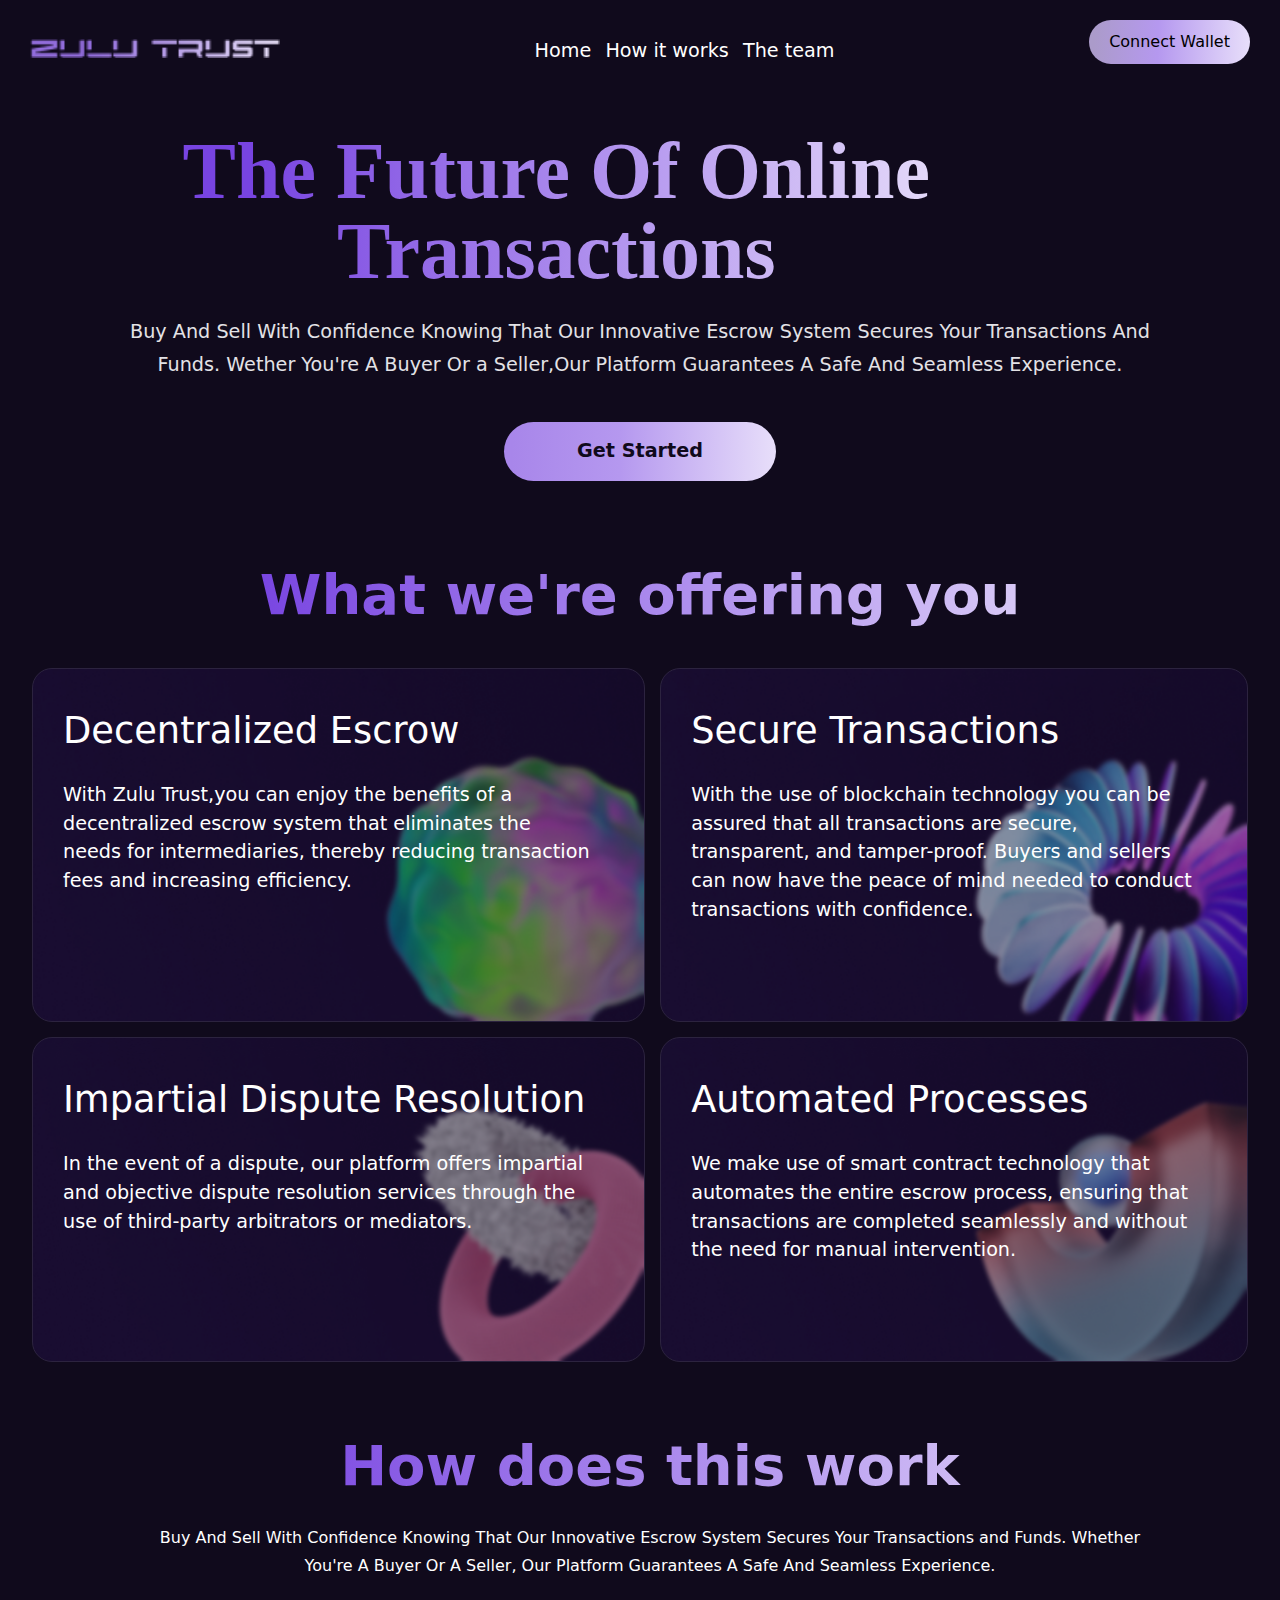
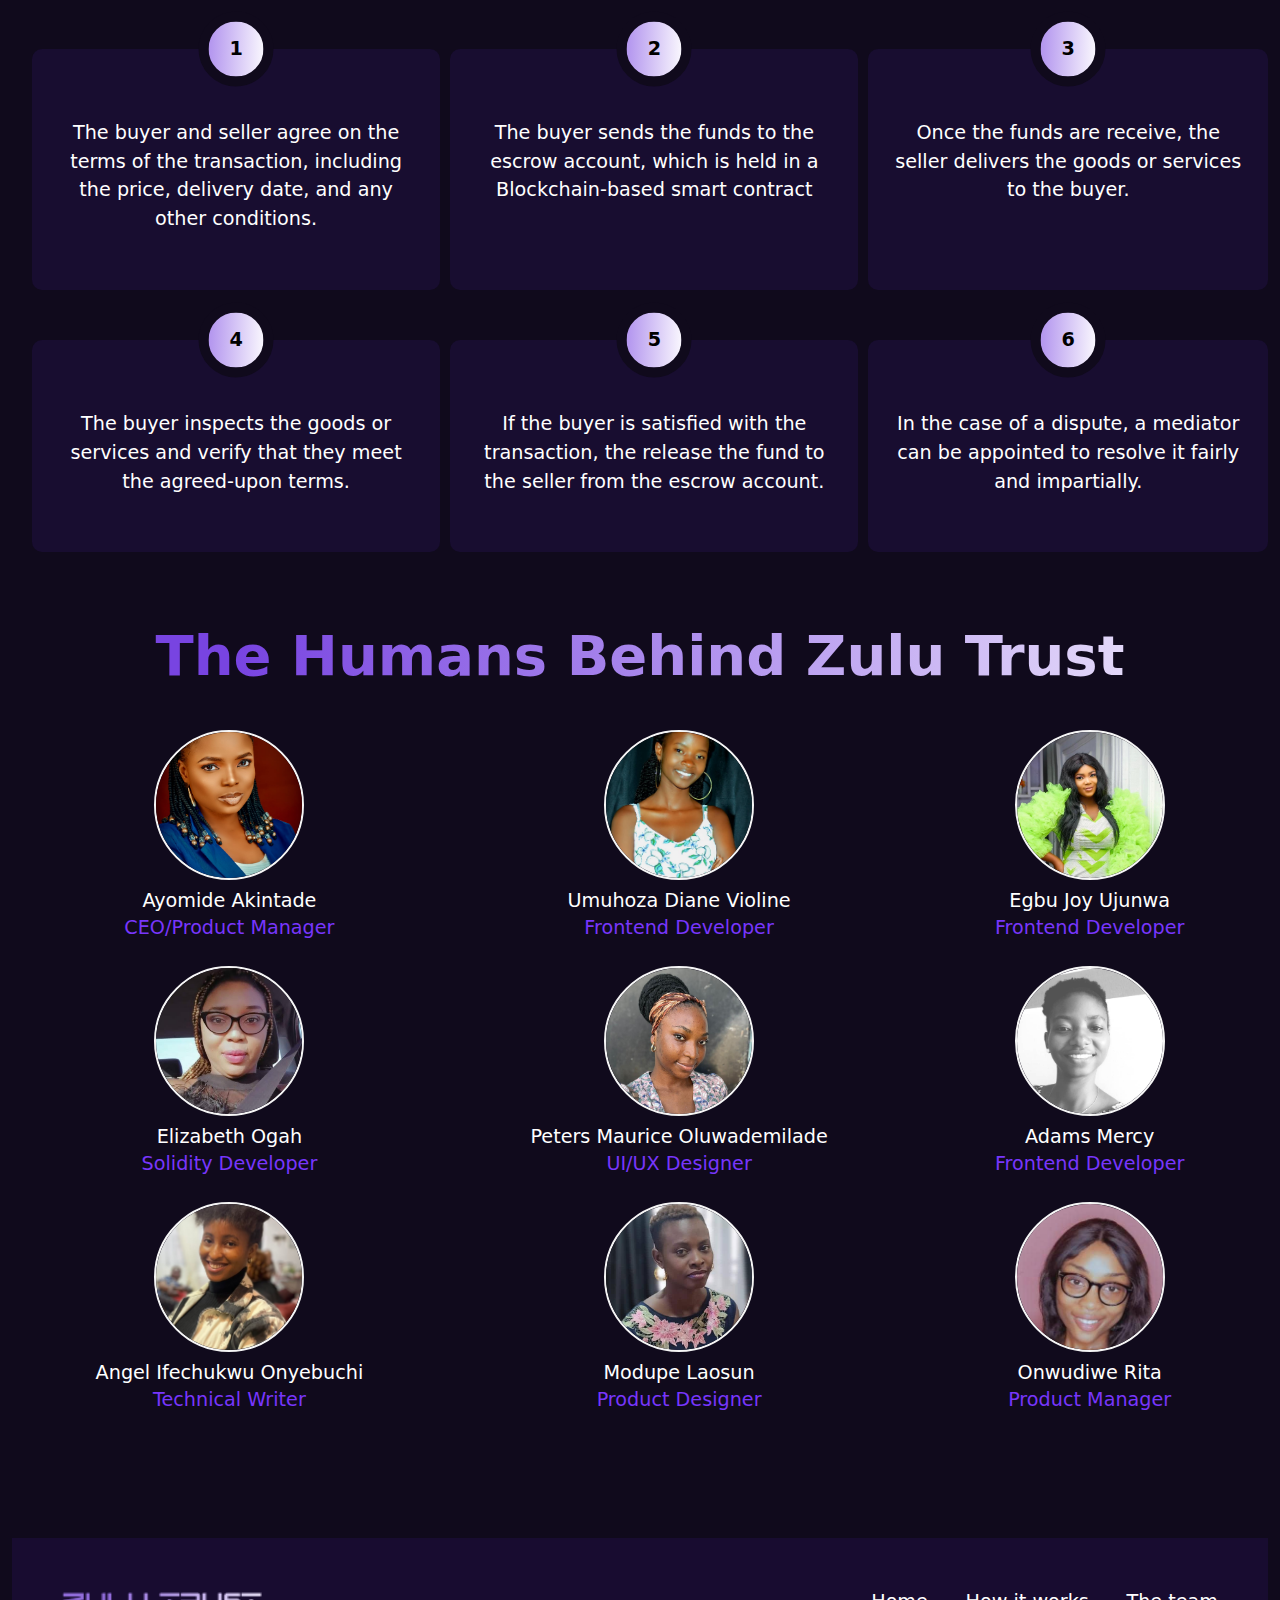
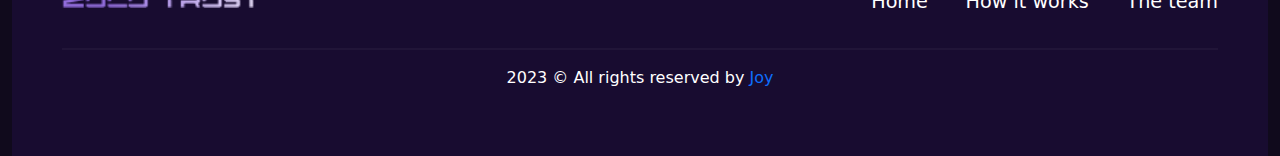
<file: index.html>
<!DOCTYPE html>
<html lang="en">
<head>
    <meta charset="UTF-8">
    <meta http-equiv="X-UA-Compatible" content="IE=edge">
    <meta name="viewport" content="width=device-width, initial-scale=1.0">
    <title>ZuluTrust</title>
  <link rel="stylesheet" href="https://cdn.jsdelivr.net/npm/bootstrap@5.2.3/dist/css/bootstrap.min.css"> 
<!-- <link rel="stylesheet" href="https://maxcdn.bootstrapcdn.com/bootstrap/3.4.1/css/bootstrap.min.css">
    <script src="https://ajax.googleapis.com/ajax/libs/jquery/3.6.4/jquery.min.js"></script>
    <script src="https://maxcdn.bootstrapcdn.com/bootstrap/3.4.1/js/bootstrap.min.js"></script>  -->
    <script src="https://cdn.jsdelivr.net/npm/bootstrap@5.2.3/dist/js/bootstrap.bundle.min.js"></script>

    <link rel="shortcut icon" href="images/Zulu trust.png" type="image/x-icon">
    <link rel="stylesheet" href="style/style.css">
    <link href='https://unpkg.com/boxicons@2.1.4/css/boxicons.min.css' rel='stylesheet'>
</head>
<body>
    <nav>
        <div class="containe">
          <div class="containerflex">
            <div style="line-height: 3.5;" class="navLogo">
              <img style="width: 250px;" class="logo" src="images/Zulu trust.png" alt="zulu" />
            </div>

            <div class="navList-container">
              <div class="navList">
                <div class="home"><a class="home" href="#">Home</a></div>
                <div><a class="work-mobile" href="#">How it works</a></div>
                <div class="team"><a class="team" href="#">The team</a>
                </div>
              </div>
            </div>

            <div class="wallet">
              <button class="wallet-desktop" type="button"  id='open-mobile' >Connect Wallet
            </button>
              </div> 

        
          </div>
        </div>
      </nav>

      <!-- Navbar for Mobile View -->
      <div class="container mobile-nav">
        <nav class="nav-mobile">

            <div class="mydiv">
                <div class="image-mobile" id="img">
                    <img style="width: 250px;" src="images/Zulu trust.png" alt="zulu" />
                  </div>
        
                  
                  <div class="hamburg-Div">
                    <i class='bx bx-menu hamburg' id="harmburg"></i>
                  </div>
            </div>
          <!-- <div class="image-mobile" id="img">
            <img style="width: 250px;" src="images/Zulu trust.png" alt="zulu" />
          </div>

          
          <div class="hamburg-Div">
            <i class='bx bx-menu hamburg' id="harmburg"></i>
          </div> -->

          <!-- <div class="image-mobile" id="img">
            <img src="images/Zulu trust.png" alt="zulu" />
          </div> -->

          <div class="navbar-mobile">
            <!-- <div class="image-mobile" id="img">
              <img src="images/Zulu trust.png" alt="zulu" />
            </div> -->
  
            <div class="nav-list-container-mobile" id="harmburg-list">

              <div class="nav-list-mobile">
                <div><a class="home-mobile" href="#">Home</a></div>
                <div><a class="work-mobile" href="#">How it works</a></div>
                <div><a class="team-mobile" href="#">The team</a></div>
              </div>

              <div class="wallet-mobile-div">
                <button class="wallet-mobile" type="button"  ><a class="connect-mobile" href="#">Connect wallet</a></button>
              </div>
            </div>

            <!-- <div class="wallet-mobile">
              <a class="connect-mobile" href="#">Connect wallet</a>
            </div> -->
          </div>
        </nav>



<div id="modal">

    <div class="modal-inner">

        <div class="modal-top">

            <div class="close" id="close-modal">&times; </div>

           

            <h3>Connect Wallet</h3>
            <p>Connect your wallet to access Zulu Trust.</p>

        </div>

        <div class="underline"></div>

        <div class="modal-body">
<div class="metamask">

    <div class="metamask-logo">
       <img src="images/dropdown1.png" alt=""> 
    </div>

    <div class="wallet-details">
        <h5>Metamask Wallet</h5>
<p>Connect to your metamask wallet</p>

    </div>

    <div class="connect-to">
        <a href="#">connect</a>
    </div>

</div>

<div class="metamask">

    <div class="metamask-logo">
       <img src="images/dropdown2.png" alt=""> 
    </div>

    <div class="wallet-details">
        <h5>Coinbase Wallet</h5>
<p>Connect to your coinbase wallet</p>

    </div>

    <div class="connect-to">
        <a href="#">connect</a>
    </div>

</div>

<div class="metamask">

    <div class="metamask-logo">
       <img src="images/dropdown3.png" alt=""> 
    </div>

    <div class="wallet-details">
        <h5>Wallet Connect</h5>
<p>Connect to your coinbase wallet</p>

    </div>

    <div class="connect-to">
        <a href="#">connect</a>
    </div>

</div>



        </div >

        <div class="modal-footer">
            <p>New to wallet?</p><a href="#"> Learn more</a>
        </div>

    </div>

</div>


<!--         
        <div class="modal" id="myModal">
            <div class="modal-dialog">
              <div class="modal-content"> -->
          
                <!-- Modal Header -->
                <!-- <div class="modal-header">
                  <h4 class="modal-title">Connect Wallet.</h4>
                  <p>Connect your wallet to acces zulu Trust.</p>
                  <button type="button" class="btn-close" data-bs-dismiss="modal"></button>
                </div> -->
          
                <!-- Modal body -->
                <!-- <div class="modal-body">
                  Modal body..
                </div> -->
          
                <!-- Modal footer -->
                <!-- <div class="modal-footer">
                  <button type="button" class="btn btn-danger" data-bs-dismiss="modal">Close</button>
                </div>
          
              </div>
            </div>
          </div> -->



        <main>
            <div class="container future">
                <div class="containe online-transaction">
                    <h1>The Future Of Online Transactions</h1>
                </div>

                <div class="buy-and-sell">
                    <p>
                        Buy And Sell With Confidence Knowing That Our Innovative Escrow
                        System Secures Your Transactions And <br>
                        Funds. Wether You're A Buyer Or a Seller,Our Platform Guarantees A
                        Safe And Seamless Experience.
                      </p>
                </div>

                <div class="click">
                    <button type="button"><a href="">Get Started</a></button>
                </div>
            </div>

            <div class="offering">
                <div class="what-we-offer">
                    <h1>What we're offering you</h1>
                </div>

                <div class="card-container">
                    <div class="card-one">
                        <h1>Decentralized Escrow</h1>
                        <p> With Zulu Trust,you can enjoy the benefits of a decentralized escrow system that eliminates the needs for intermediaries, thereby reducing transaction fees and increasing efficiency.</p>
                    </div>

                    <div class="card-two">
                        <h1>Secure Transactions</h1>
                        <p> With the use of blockchain technology you can be assured that all transactions are secure, transparent, and tamper-proof. Buyers and sellers can now have the peace of mind needed to conduct transactions with confidence.</p>
                    </div>

                    <div class="card-three">
                        <h1>Impartial Dispute Resolution</h1>
                        <p> In the event of a dispute, our platform offers impartial and objective dispute resolution services through the use of third-party arbitrators or mediators.</p>
                    </div>

                    <div class="card-four">
                        <h1>Automated Processes</h1>
                        <p>We make use of smart contract technology that automates the entire escrow process, ensuring that transactions are completed seamlessly and without the need for manual intervention.</p>
                    </div>
                </div>
            </div>

            <div class="how-does">
                <div class="how-it-work">
                    <h1>How does this work</h1>
                    <p>Buy And Sell With Confidence Knowing That Our Innovative Escrow System Secures Your Transactions and Funds. Whether <br> You're A Buyer Or A Seller, Our Platform Guarantees A Safe And Seamless Experience.</p>
                </div>

                <div class="work-container">
                    <div class="container-one">
                        <div class="round"><span>1</span></div>
                        <p>The buyer and seller agree on the terms of the transaction, including the price, delivery date, and any other conditions.</p>
                    </div>

                    <div class="container-two">
                        <div class="round-two"><span>2</span></div>
                        <p>The buyer sends the funds to the escrow account, which is held in a Blockchain-based smart contract</p>
                    </div>

                    <div class="container-three">
                        <div class="round-three"><span>3</span></div>
                        <p>Once the funds are receive, the seller delivers the goods or services to the buyer.</p>
                    </div>

                    <div class="container-four">
                        <div class="round-four"><span>4</span></div>
                        <p> The buyer inspects the goods or services and verify that they meet the agreed-upon terms.</p>
                    </div>

                    <div class="container-five">
                        <div class="round-five"><span>5</span></div>
                        <p>If the buyer is satisfied with the transaction, the release the fund to the seller from the escrow account.</p>
                    </div>

                    <div class="container-six">
                        <div class="round-six"><span>6</span></div>
                        <p>In the case of a dispute, a mediator can be appointed to resolve it fairly and impartially.</p>
                    </div>
                </div>
            </div>

            <div class="team-members">
                <div class="zulu-trust">
                    <h1>The Humans Behind Zulu Trust</h1>
                </div>

                <div class="image-container">
                    <figure class="team-image">
                        <img src="images/CEO.jpg" alt="This is a photo of team member">
                        <figcaption>
                            <p>Ayomide Akintade</p>
                            <p class="para">CEO/Product Manager</p>
                        </figcaption>
                    </figure>
    
                    
                    <figure class="team-image">
                        <img src="images/Umuhazu.jpg" alt="This is a photo of team member">
                        <figcaption>
                            <p>Umuhoza Diane Violine</p>
                            <p class="para">Frontend Developer</p>
                        </figcaption>
                    </figure>
    
                    <figure class="team-image">
                        <img src="images/Joy.jpg" alt="This is a photo of team member">
                        <figcaption>
                            <p>Egbu Joy Ujunwa</p>
                            <p class="para">Frontend Developer</p>
                        </figcaption>
                    </figure>
    
                    <figure class="team-image">
                        <img src="images/Elizabeth.jpg" alt="This is a photo of team member">
                        <figcaption>
                            <p>Elizabeth Ogah</p>
                            <p class="para">Solidity Developer</p>
                        </figcaption>
                    </figure>
    
                    <figure class="team-image">
                        <img src="images/Peters.jpg" alt="This is a photo of team member">
                        <figcaption>
                            <p>Peters Maurice Oluwademilade</p>
                            <p class="para">UI/UX Designer</p>
                        </figcaption>
                    </figure>
    
                    <figure class="team-image">
                        <img src="images/Adams.jpg" alt="This is a photo of team member">
                        <figcaption>
                            <p>Adams Mercy</p>
                            <p class="para">Frontend Developer</p>
                        </figcaption>
                    </figure>
                    
                    <figure class="team-image">
                        <img src="images/Angel.jpg" alt="This is a photo of team member">
                        <figcaption>
                            <p>Angel Ifechukwu Onyebuchi</p>
                            <p class="para">Technical Writer</p>
                        </figcaption>
                    </figure>
    
                    <figure class="team-image">
                        <img src="images/Modupe.jpg" alt="This is a photo of team member">
                        <figcaption>
                            <p>Modupe Laosun</p>
                            <p class="para">Product Designer</p>
                        </figcaption>
                    </figure>

                    <figure class="team-image">
                        <img src="images/ritaa.jpg" alt="This is a photo of team member">
                        <figcaption>
                            <p>Onwudiwe Rita</p>
                            <p class="para">Product Manager</p>
                        </figcaption>
                    </figure>
                </div>
            </div>
        </main>

        <footer>
            <div class="footer-container">
                <div class="logo">
                    <img style="width: 200px;" src="images/Zulu trust.png" alt="This is a Zulu's logo">
                </div>

                <div class="footer-items">
                    <div>
                        <p><a href="">Home</a></p>
                        <p><a href="">How it works</a></p>
                        <p><a href="">The team</a></p>
                    </div>
                </div>
            </div>
            <hr style="border: 1px solid rgb(58, 46, 80);">
            
                
            <div class="rights-reserved">
                <p>2023 &copy; All rights reserved by <a href="http://github.com/codejoygirl" target="_blank" style="text-decoration: none;" >Joy</a></p>
            </div>
        </footer>
        
        <script src="index.js"></script>
</body>
</html>
</file>
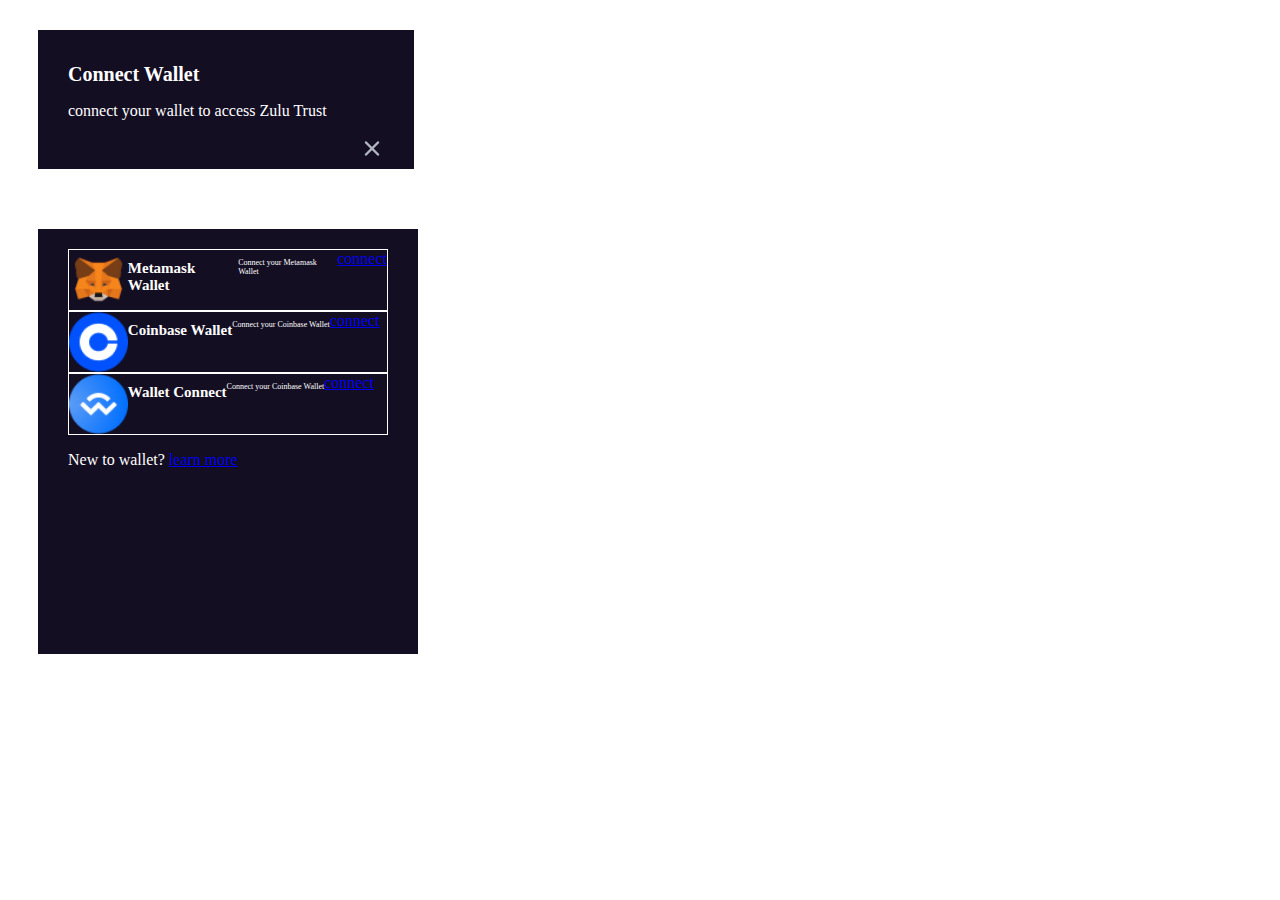
<file: prompt.html>
<!DOCTYPE html>
 <html lang="en">
 <head>
    <meta charset="UTF-8">
    <meta http-equiv="X-UA-Compatible" content="IE=edge">
    <meta name="viewport" content="width=device-width, initial-scale=1.0">
    <title>dropdown nav bar</title>
    <style>
.header{
    background-color: #140E23;
    color: white;
position: inherit;
justify-content: space-between;
align-items: flex-start;
padding: 20px 30px;
margin: 30px;
gap: 185px;
isolation: isolate;
width: 25%;
height: 99px;
}

.header img{
    display: flex;
    float: right;
    top: 20px;
}
.header h1{
    font-size: 20px;
}
.dropdownlist{
    background-color: #140E23;
    color: white;
display: inline-block;
justify-content: space-between;
align-items: flex-start;
padding: 20px 30px;
margin: 30px;
gap: 185px;
isolation: isolate;
width: 25%;
height: 385px;
margin-bottom: 180px;
position: absolute;

}





.dropdownone{
    border: 1px solid white;
    height: 60px;
display: flex;
   
}

.dropdownone h1{
    font-size: 15px;
    
}

.dropdownone p{
    font-size: 8px;
   top: 50px;
}

 
    </style>
 </head>
 <body>
    <div class="dropdown">
        <!-- <div class="image-mobile" id="img">
          <img src="/images/Zulu trust.png" alt="zulu" />
        </div> -->

        <div class="dropdown-list" id="icon-list">
            <div class="header">
<h1>Connect Wallet</h1>
<p>connect your wallet to access Zulu Trust</p>
<img src="/images/icon.png" alt="icon">
</div>
          <div class="dropdownlist">
            <div class="dropdownone">
            <img src="/images/dropdown1.png" alt="drop1">
            <h1>Metamask Wallet</h1>
            <p>Connect your Metamask Wallet</p>
            <a class="connect1" href="#">connect</a>
        </div>
            
            <div class="dropdownone">
            <img src="/images/dropdown2.png" alt="drop1">
            <h1>Coinbase Wallet</h1>
            <p>Connect your Coinbase Wallet</p>
            <a class="connect2" href="#">connect</a>
        </div>

        <div class="dropdownone">
            <img src="/images/dropdown3.png" alt="drop1">
            <h1>Wallet Connect</h1>
            <p>Connect your Coinbase Wallet</p>
            <a class="connect2" href="#">connect</a>
        </div>

        <div class="New">
            <p>New to wallet? <a href="#">learn more</a></p>
        </div>
          </div>

        
        </div>
        <script src="index.js"></script>
 </body>
 </html>
</file>
<file: style/style.css>
* {
    padding: 0;
    margin: 0;
    box-sizing: border-box;
  }
  
  :root {
    --backgroundcolor: rgb(16,10,28);
    --buttonColor: linear-gradient( 91.38deg, #a886ea 3.2%, #b598ef 42.82%, #ffffff 126.05% );
    --buttonColorHover: linear-gradient( 91.38deg, #c2aaf3 3.2%, #d4c3f7 42.82%, #ffffff 126.05% );
    --fontColor: #100a1c;
    --fontHoverColor: #a886ea;
    --font-Background-ColorGradient: linear-gradient(
      91.57deg,
      #7844e1 17.95%,
      #b598ef 58.25%,
      #ffffff 107.27%
    );

    --footerColor: rgb(24,12,48);
  }

  body{
    background-color: var(--backgroundcolor);
  }


  .containerflex{
    display: flex;
    justify-content: space-between;
    padding: 20px 30px;
    /* width: 1570px !important; */
    /* background-color: red; */
    /* width: 100%; */
  }
  
  .navList{
    display: flex;
    justify-content: space-between;
    width: 300px;
    line-height: 3.2;
  }
  
  .containerflex a{
    color: white;
    text-decoration: none;
    font-size: 1.2rem;
    font-size: 1.2rem;
    transition: 500ms;
  }
  
  .containerflex a:hover{
    color: var(--fontHoverColor);
  }
  
  .containerflex>.wallet a{
    color: #100a1c;
    font-weight: 600;
    font-size: 1.2rem;
  }
  
  .wallet-desktop {
    justify-content: center;
    align-items: center;
    padding: 10px 20px;
    background: linear-gradient(
      91.38deg,
      #ab9bca 3.2%,
      #b598ef 42.82%,
      #ffffff 126.05%
    );
    border-radius: 50px;
    border: none;
    transition: background 0.00008ms;
  }


  .wallet-desktop:hover{
    background: var(--fontHoverColor);
    /* color: white; */
  }
  
  


  /* Navbar Mobile view */
  .mobile-nav{
    max-width: 100%;
    /* background-color: var(--footerColor); */
  }
  .nav-mobile{
    width: 100%;
    padding: 8px 10px;
    display: none;
  }
  
  .hamburg-Div{
    text-align: right !important;
    margin-top: -50px;
  }
  
  .hamburg{
    font-size: 70px;
      color: white;
  }
  
  .navbar-mobile{
    line-height: 2.3;
  }
  
  /* .image-mobile{
    margin-bottom: 0px;
  } */
  
  .nav-list-container-mobile a{
    text-decoration: none;
    color: white;
    font-size: 1.2rem;
  }
  
  
  .wallet-mobile {
    /* display: flex;
    flex-direction: row; */
  
    justify-content: center;
    align-items: center;
    padding: 0px 20px;
    /* gap: 10px; */
    /* width: 272px; */
    /* height: 47px; */
    background: linear-gradient(
      91.38deg,
      #ab9bca 3.2%,
      #b598ef 42.82%,
      #ffffff 126.05%
    );
    border-radius: 50px;
    border: none;
    transition: background 0.00008ms;
  }

  .wallet-mobile:hover{
    background: var(--fontHoverColor);
  }
  
  .nav-list-container-mobile .connect-mobile{
    /* width: 97px; */
    /* height: 17px; */
    /* font-family: "Tomato Grotesk"; */
    font-style: normal;
    text-decoration: none;
    /* text-align: center; */
    font-weight: 650;
    font-size: 1.2rem;
    /* line-height: 17px; */
    color: #100a1c;
  }
  
  
  @keyframes navlistdropdown {
    from{
      height: 0px;
    }
    to{
      height: 40%;
    }
  }
  
  .nav-list-container-mobile{
    animation: navlistdropdown 0.7s;
    display: none;
  }
  

 /* ///////////////// Main: The body part /////////////////// */

.future{
    text-align: center;
    margin-bottom: 80px;
    margin-top: 30px;
    /* padding-left: 130px; */
    /* width: 300%; */
}

.future>.online-transaction{
    width: 100%;
    text-align: center;
    /* margin-left: 80px; */
    margin-bottom: 25px;
}

.future h1{
    background: linear-gradient(
        91.57deg,
        #7844e1 17.95%,
        #b598ef 58.25%,
        #ffffff 107.27%
      );
      -webkit-background-clip: text;
      -webkit-text-fill-color: transparent;
      background-clip: text;
      font-size: 5rem;
      font-weight: 700;
    font-family: "Neue Machina";
    font-style: normal;
    text-align: center;
    width: 85%;
    line-height: 1;
}

.future>.buy-and-sell{
    margin-bottom: 40px;
}

.future p{
    color: rgb(227,226,230);
    font-size: 1.2rem;
    line-height: 1.7;
}

.future button{
    padding: 15px 20px;
    /* gap: 10px; */
    width: 272px;
    /* height: 57px; */
    background: linear-gradient(
      91.38deg,
      #a886ea 3.2%,
      #b598ef 42.82%,
      #ffffff 126.05%
    );
    border-radius: 50px;
    align-self: center;
    transition: 0.27s;
    border: none;
    font-weight: 600;
    transition: background 0.00008ms;
}

.future button:hover{
    background: var(--fontHoverColor);
}

.future>.click a{
    text-decoration: none;
    color: var(--fontColor);
    /* font-family: "Tomato Grotesk";
    font-style: normal; */
    font-size: 1.2rem;
}



/* /////////////// What we offer section ////////////////// */
.offering{
    padding: 0px 20px;
}

.offering>.what-we-offer{
    margin-bottom: 40px;
}
.offering>.what-we-offer>h1{
    text-align: center;
    background: linear-gradient(
      91.57deg,
      #7844e1 17.95%,
      #b598ef 58.25%,
      #ffffff 107.27%
    );
    -webkit-background-clip: text;
    -webkit-text-fill-color: transparent;
     /* background-clip: text; */
    /* text-fill-color: transparent; */
    font-size: 3.5rem;
    font-weight: 700;
}

.card-container{
    display: grid;
    grid-template-columns: auto auto;
    gap: 15px;
    padding: 0px 0px;
}

.card-one{
    background-color: rgb(24,13,48);
    background: url('/images/image1.png');
    background-repeat: no-repeat;
    background-size: cover;
    background-position-y: 60%;
    background-position-x: 100%;
    /* height: 300px; */
    /* width: 100%; */
    /* height: 100%; */
    /* padding: 40px 50px 80px 30px; */
    /* padding: 20px 20px; */
    border: 1px solid rgb(44,35,63);
    border-radius: 20px;
    padding: 40px 50px 80px 30px;
    /* width: 100%; */
}

.card-one>h1{
    color: white;
    font-size: 2.3rem;
    padding-bottom: 20px;
}

.card-one>p{
    color: white;
    font-size: 1.2rem;
    line-height: 1.5;
}

.card-two{
    background-color: rgb(24,13,48);
    background: url('/images/image2.png');
    background-repeat: no-repeat;
    background-size: cover;
    background-position-y: 60%;
    background-position-x: 100%;
    /* width: 100%; */
    padding: 40px 50px 80px 30px;
    border: 1px solid rgb(44,35,63);
    border-radius: 20px;
    /* width: 100%; */
}

.card-two>h1{
    color: white;
    font-size: 2.3rem;
    padding-bottom: 20px;
}

.card-two>p{
    color: white;
    font-size: 1.2rem;
    line-height: 1.5;
}

.card-three{
    background-color: rgb(24,13,48);
    background: url('/images/image3.png');
    background-repeat: no-repeat;
    background-size: cover;
    background-position-y: 60%;
    background-position-x: 100%;
    /* width: 100%; */
    padding: 40px 50px 80px 30px;
    border: 1px solid rgb(44,35,63);
    border-radius: 20px;
}

.card-three>h1{
    color: white;
    font-size: 2.3rem;
    padding-bottom: 20px;
}

.card-three>p{
    color: white;
    font-size: 1.2rem;
    line-height: 1.5;
}

.card-four{
    background-color: rgb(24,13,48);
    background: url('/images/image4.png');
    /* background-size: contain; */
    background-repeat: no-repeat;
    background-size: cover;
    background-position-y: 60%;
    background-position-x: 100%;
    /* width: 100%; */
    padding: 40px 50px 80px 30px;
    border: 1px solid rgb(44,35,63);
    border-radius: 20px;
}

.card-four>h1{
    color: white;
    font-size: 2.3rem;
    padding-bottom: 20px;
}

.card-four>p{
    color: white;
    font-size: 1.2rem;
    line-height: 1.5;
}
/* ////////////////////////////////////////////////////////// */



/* //////////// How does this work: How-does part //////////// */
.how-does{
    margin-top: 70px;
    padding: 0px 0px 0px 20px;
}

.how-does>.how-it-work{
    text-align: center;
    width: 100%;
    margin-bottom: 70px;
}

.how-does h1{
    font-size: 3.5rem;
    font-weight: 700;
    background: var(--font-Background-ColorGradient);
    -webkit-background-clip: text;
    -webkit-text-fill-color: transparent;
    background-clip: text;
    margin-bottom: 25px;
}

.how-it-work p{
    color: white;
    text-align: center;
    line-height: 1.7;
}

.how-does>.work-container{
    display: grid;
    grid-template-columns: auto auto auto;
    gap: 50px 10px;
}

.how-does .container-one{
    position: relative;
    /* width: 400px; */
    background-color: rgb(24,13,48);
    padding: 40px 20px 40px 20px;
    border-radius: 10px;
}

.how-does>.work-container .round{
    position: absolute;
    top: 0%;
    left: 50%;
    transform: translate(-50%, -50%);
     width: 75px;
    height: 75px;
    background: linear-gradient(
        91.57deg,
        /* #7844e1 17.95%, */
        #b598ef 5.25%,
        #ffffff 107.27%
      );
      color: black;
    border-radius: 50%;
    text-align: center;
    display: flex;
    justify-content: center;
    align-items: center;
    border: 10px solid rgb(16,10,28);
}

.how-does>.work-container .round>span{
    font-size: 1.2rem;
    font-weight: 800;
}

.how-does .container-one p{
    color: white;
    font-size: 1.2rem;
    text-align: center;
    padding-top: 30px;
}

.how-does .container-two{
    position: relative;
    /* width: 400px; */
    background-color: rgb(24,13,48);
    padding: 40px 20px 40px 20px;
    border-radius: 10px;
}

.how-does>.work-container .round-two{
    position: absolute;
    top: 0%;
    left: 50%;
    transform: translate(-50%, -50%);
     width: 75px;
    height: 75px;
    background: linear-gradient(
        91.57deg,
        /* #7844e1 17.95%, */
        #b598ef 5.25%,
        #ffffff 107.27%
      );
      color: black;
    border-radius: 50%;
    text-align: center;
    display: flex;
    justify-content: center;
    align-items: center;
    border: 10px solid rgb(16,10,28);
}

.how-does>.work-container .round-two>span{
    font-size: 1.2rem;
    font-weight: 800;
}


.how-does .container-two p{
    color: white;
    font-size: 1.2rem;
    text-align: center;
    padding-top: 30px;
}


.how-does .container-three{
    position: relative;
    /* width: 400px; */
    background-color: rgb(24,13,48);
    padding: 40px 20px 40px 20px;
    border-radius: 10px;
}

.how-does>.work-container .round-three{
    position: absolute;
    top: 0%;
    left: 50%;
    transform: translate(-50%, -50%);
     width: 75px;
    height: 75px;
    background: linear-gradient(
        91.57deg,
        /* #7844e1 17.95%, */
        #b598ef 5.25%,
        #ffffff 107.27%
      );
      color: black;
    border-radius: 50%;
    text-align: center;
    display: flex;
    justify-content: center;
    align-items: center;
    border: 10px solid rgb(16,10,28);
}

.how-does>.work-container .round-three>span{
    font-size: 1.2rem;
    font-weight: 800;
}


.how-does .container-three p{
    color: white;
    font-size: 1.2rem;
    text-align: center;
    padding-top: 30px;
}


.how-does .container-four{
    position: relative;
    /* width: 400px; */
    background-color: rgb(24,13,48);
    padding: 40px 20px 40px 20px;
    border-radius: 10px;
}

.how-does>.work-container .round-four{
    position: absolute;
    top: 0%;
    left: 50%;
    transform: translate(-50%, -50%);
     width: 75px;
    height: 75px;
    background: linear-gradient(
        91.57deg,
        /* #7844e1 17.95%, */
        #b598ef 5.25%,
        #ffffff 107.27%
      );
      color: black;
    border-radius: 50%;
    text-align: center;
    display: flex;
    justify-content: center;
    align-items: center;
    border: 10px solid rgb(16,10,28);
}

.how-does>.work-container .round-four>span{
    font-size: 1.2rem;
    font-weight: 800;
}


.how-does .container-four p{
    color: white;
    font-size: 1.2rem;
    text-align: center;
    padding-top: 30px;
}


.how-does .container-five{
    position: relative;
    /* width: 400px; */
    background-color: rgb(24,13,48);
    padding: 40px 20px 40px 20px;
    border-radius: 10px;
}

.how-does>.work-container .round-five{
    position: absolute;
    top: 0%;
    left: 50%;
    transform: translate(-50%, -50%);
     width: 75px;
    height: 75px;
    background: linear-gradient(
        91.57deg,
        /* #7844e1 17.95%, */
        #b598ef 5.25%,
        #ffffff 107.27%
      );
      color: black;
    border-radius: 50%;
    text-align: center;
    display: flex;
    justify-content: center;
    align-items: center;
    border: 10px solid rgb(16,10,28);
}

.how-does>.work-container .round-five>span{
    font-size: 1.2rem;
    font-weight: 800;
}


.how-does .container-five p{
    color: white;
    font-size: 1.2rem;
    text-align: center;
    padding-top: 30px;
}


.how-does .container-six{
    position: relative;
    /* width: 400px; */
    background-color: rgb(24,13,48);
    padding: 40px 20px 40px 20px;
    border-radius: 10px;
}

.how-does>.work-container .round-six{
    position: absolute;
    top: 0%;
    left: 50%;
    transform: translate(-50%, -50%);
     width: 75px;
    height: 75px;
    background: linear-gradient(
        91.57deg,
        /* #7844e1 17.95%, */
        #b598ef 5.25%,
        #ffffff 107.27%
      );
      color: black;
    border-radius: 50%;
    text-align: center;
    display: flex;
    justify-content: center;
    align-items: center;
    border: 10px solid rgb(16,10,28);
}

.how-does>.work-container .round-six>span{
    font-size: 1.2rem;
    font-weight: 800;
}


.how-does .container-six p{
    color: white;
    font-size: 1.2rem;
    text-align: center;
    padding-top: 30px;
}


/* ////// The Humans behind Zulu Trust; "team-members" ////// */
.team-members{
    margin-top: 70px;
    /* padding: 0px 100px; */
}

.team-members>.zulu-trust{
    text-align: center;
    margin-bottom: 40px;
}

.team-members>.zulu-trust>h1{
    background: var(--font-Background-ColorGradient);
    -webkit-background-clip: text;
    -webkit-text-fill-color: transparent;
    font-size: 3.5rem;
    font-weight: 700;
}

.team-members>.image-container{
    display: grid;
    grid-template-columns: auto auto auto;
    text-align: center;
}

.team-members figure{
    width: 100%;
}

.team-members figure>img{
    width: 150px;
    height: 150px;
    border-radius: 50%;
    border: 2px solid whitesmoke;
    margin-bottom: 15px;
    object-fit: cover;
    /* max-width: 100%; */
}

.team-members figure p{
    color: white;
    font-size: 1.2rem;
    line-height: 0.6;
}

.team-members figure .para{
    color: rgb(120,54,252);
}
/* ////////////////////////////////////////////////////////// */
  

/* /////////////// End of Main: The body part /////////////// */



/* //////////////// The Footer Part ////////////////////// */
footer{
    margin-top: 100px;
    background-color: var(--footerColor);
    padding: 50px ;
}

footer>.footer-container{
    display: flex;
    justify-content: space-between;
    /* padding: 50px 100px 0px 100px; */
    /* margin-bottom: 30px; */
}

footer .logo{
    width: px;
    /* background-color: red; */
}

footer .footer-items{
    width: 30%;
}

footer .footer-items>div{
    display: flex;
    justify-content: space-between;
    align-content: flex-end;
    width: 100%;
}

footer .footer-items>div a{
    text-decoration: none;
    color: white;
    font-size: 1.2rem;
    /* transition-timing-function: 3s; */
    transition: 500ms ;
}

footer .footer-items>div a:hover{
    color: var(--fontHoverColor);
}


footer>.rights-reserved{
    text-align: center;
}

footer>.rights-reserved>p{
    color: white;
}


/* ////////////////// End of Footer part ////////////////// */

/* dropdown part */

    
.dropdown {
    position: relative;
    display: inline-block;
  }
  
  .dropdown-toggle {
    background-color: #fff;
    color: #000;
    padding: 10px 15px;
    border: 1px solid #ccc;
    cursor: pointer;
  }
  
  .dropdown-menu {
    position: absolute;
    background-color: #fff;
    min-width: 100px;
    margin-top: 10px;
    padding: 0px 15px;
    border: 1px solid #ccc;
    display: none;
    z-index: 999;
  }
  
  .dropdown-menu li {
    list-style-type: none;
    padding: 5px 10px;
    cursor: pointer;
  }
  
  .dropdown-menu li:hover {
    background-color: #f0f0f0;
  }

@media screen and (max-width:1200px) {
    .card-container{
        display: grid;
        grid-template-columns: auto auto;
        padding: 0px 10px 0px 10px;
    }
    .card-one{
        background-position-x: 100%;
        width: 100%;
        background-color: rgb(24,13,48);
        background-position-y: 100%;
        background-size: contain;
        background-position-x: 100%;
    }

    .card-two{
        background-position-x: 100%;
        width: 100%;
        background-color: rgb(24,13,48);
        background-position-y: 100%;
        background-size: contain;
        background-position-x: 100%;
    }

    .card-three{
        background-position-x: 100%;
        width: 100%;
        background-color: rgb(24,13,48);
        background-position-y: 100%;
        background-size: contain;
        background-position-x: 100%;
    }

    .card-four{
        background-position-x: 100%;
        width: 100%;
        background-color: rgb(24,13,48);
        background-position-y: 100%;
        background-size: contain;
        background-position-x: 100%;
    }
} 


/* dropdwo */

 
@media screen and (max-width:992px) {
    /* ///////////////// How it work: how-does ///////////// */
    .how-does>.work-container{
        display: grid;
        grid-template-columns: auto auto;
        gap: 50px 10px;
    }


     /* //////// team-members; The Humans Behind... ///////// */
    .team-members>.image-container{
        display: grid;
        grid-template-columns: auto auto ;
        text-align: center;
        gap: 0px 15px;
    }

     .team-members figure>img{
        width: 275px;
        height: 275px;
    }




    footer .footer-items{
        width: 60%;
    }

    footer .footer-items>div{
        display: flex;
        flex-direction: row;
        justify-content: space-between;
        width: 100%;
    }
}



  @media screen and (max-width: 768px){
    .containerflex{
      display: none;
    }
    .mobile-nav{
      padding: 40px 10px;
      /* background-color: rgb(16,10,28); */
    }
    .nav-mobile{
      display: grid;
      width: 100%;
      padding: 20px 20px;
    }

    .mydiv{
        display: flex;
        justify-content: space-between;
    }

    .image-mobile{
        margin-top: -25px;
    }

    .image-mobile>img{
        width: 180px !important;
    }
  
    .hamburg-Div{
      /* display: flex; */
      /* justify-content: end; */
      /* margin-left: px; */
      /* background-color: red; */
    }

    .hamburg-Div>.hamburg{
        width: 100px;
    }


  
     /* /////////////// Main: The body part ///////////////// */
     .future>.online-transaction{
        /* width: 100%;
        text-align: center; */
        margin-left: 0px;
    }

    .future h1{
        font-size: 3.5rem;
        width: 100%;
    }


    /* //////////////// what We're Offering //////////////// */
    .offering>.what-we-offer>h1{
        font-size: 3rem;
    }
    /* ////////////////////////////////////////////////////// */
    

    /* /////////////// What we offer section ///////////////// */
    .card-container{
        display: grid;
        grid-template-columns: auto;
        padding: 0px 5px 0px 5px;
    }
    .card-one{
        background-position-x: 100%;
        width: 100%;
        background-color: rgb(24,13,48);
        background-position-y: 100%;
        background-size: contain;
        background-position-x: 100%;
    }

    .card-two{
        background-position-x: 100%;
        width: 100%;
        background-color: rgb(24,13,48);
        background-position-y: 100%;
        background-size: contain;
        background-position-x: 100%;
    }

    .card-three{
        background-position-x: 100%;
        width: 100%;
        background-color: rgb(24,13,48);
        background-position-y: 100%;
        background-size: contain;
        background-position-x: 100%;
    }

    .card-four{
        background-position-x: 100%;
        width: 100%;
        background-color: rgb(24,13,48);
        background-position-y: 100%;
        background-size: contain;
        background-position-x: 100%;

    }


    /* ///////////////// How it work: how-does ///////////// */
    .how-does>.work-container{
    display: grid;
    grid-template-columns: auto;
    gap: 50px 10px;
}
    /* /////////////////////////////////////////////////////// */


    /* //////// team-members; The Humans Behind... ///////// */
    /* .team-members>.image-container{
        display: grid;
        grid-template-columns: auto auto ;
        text-align: center;
    } */

    /* ///////////// End of Main: The body part ///////////// */




    /* /////////////////// Footer ////////////////////// */

    /* footer .logo{
        width: 300px;
        background-color: red;
    } */
    
    footer .footer-items>div{
        display: grid;
        grid-template-columns: auto auto;
        justify-content: flex-end;
    }

  }



#modal{

    background-color:rgba(0, 0, 0, 0.404);
    backdrop-filter: blur(4px);
    position: fixed;
    top: 0;
    left: 0;
    width: 100%;
    height: 100%;
    /* padding-top: 100px; */
    display: flex;
    align-items: center;
    justify-content: center;
    flex-direction: column;
    display: none;
    animation: enter 0.6s;
}

@keyframes enter{

    from{
        transform: translateY(-100%);
    }
    to{
        transform: translateY(0);
    }

}

.modal-inner{
    background-color:  #140E23;
    color: white;
}

.modal-inner h3{
    font-family: 'Tomato Grotesk';
    font-size: 20px;
    font-weight: 700;
}

.modal-inner p{
    font-family: 'Tomato Grotesk';
    font-size: 14px;
    font-style: normal;
font-weight: 400;
font-size: 14px;
line-height: 150%;
letter-spacing: 0.2px;


}

.modal-top{
    position: relative;
   padding-left: 20px;
   padding-right: 20px;
   padding-top: 20px;
}

.modal-top .close{
    font-size: 20px;
    position: absolute;
    right: 0;
    top: 0;
    cursor: pointer;
    padding: 20px;
    
}

.metamask{
    border: 2px solid rgba(255, 255, 255, 0.178);
    margin-bottom: 10px;
    border-radius: 10px;
}

.underline{
    width: 100%;
    height: 1px ;
    background-color:  rgba(255, 255, 255, 0.178);
}

.modal-body{

    padding: 20px;
}

.metamask{
    display: flex;
    justify-content: space-between;
    padding: 9px;
    align-items: center;
}

.wallet-details{
    margin-left: 10px;
    margin-right: 40px;
}

.connect-to{
    padding-bottom: 20px;
}

.connect-to a{
    text-decoration: none;
    font-family: 'Tomato Grotesk';
font-style: normal;
font-weight: 700;
font-size: 12px;
line-height: 14px;

color: #6B2CEA;

}

.wallet-details h5{
    font-family: 'Tomato Grotesk';
font-style: normal;
font-weight: 700;
font-size: 16px;
line-height: 19px;
}

.wallet-details p{
    font-family: 'Tomato Grotesk';
font-style: normal;
font-weight: 400;
font-size: 12px;
line-height: 14px;
}

.metamask-logo{
    padding-bottom: 10px;
}


.modal-footer{
    display: flex;
    align-items: center;
    justify-content: center;
    padding-bottom: 25px;
}

.modal-footer p{
    font-family: 'Tomato Grotesk';
    font-style: normal;
    font-weight: 400;
    font-size: 14px;
    line-height: 17px;
}

.modal-footer a{
text-decoration: none;
color: #6B2CEA;
font-family: 'Tomato Grotesk';
font-style: normal;
font-weight: 400;
font-size: 14px;
line-height: 17px;
}



@media screen and (max-width:576px) {
     /* //////// team-members; The Humans Behind... ///////// */
     .team-members>.image-container{
        display: grid;
        grid-template-columns: auto;
        gap: 7px 0px;
        text-align: center;
    }

    /* .team-members figure{
        width: 100%;
    } */
    
    .team-members figure>img{
        width: 300px;
        height: 300px;
    }



    footer>.footer-container{
        display: flex;
        flex-direction: column;
    }

    footer .logo{
        /* width: 350px; */
        /* background-color: red; */
        /* text-align: center; */
        margin-bottom: 40px;
    }

    

    footer .footer-items>div{
        display: grid;
        grid-template-columns: auto;
        justify-content: flex-start;
    }
}


  
  @media screen and (max-width: 380px){
    .mobile-nav{
      padding: 20px 10px !important;
    }
    .nav-mobile{
      display: grid;
      width: 100%;
    }

    .mydiv{
        display: flex;
        justify-content: space-between;
    }

    .image-mobile{
        margin-top: -25px;
    }

    .image-mobile>img{
        width: 150px !important;
    }

    .hamburg-Div>.hamburg{
        width: 150px;
    }

    /* /////////////////main: The body part///////////////// */
    .future{
        min-width: 100%;
    }

    .future h1{
        font-size: 2.7rem;
        width: 100%;
    }


    /* //////////////// what We're Offering //////////////// */
       .offering>.what-we-offer>h1{
        font-size: 3rem;
    }

    .card-container{
        padding: 0px 0px !important;
        margin-right: px;
        margin-left: 0px;
    }
    /* ////////////////////////////////////////////////////// */

    /* ///////////// End of Main: The body part ///////////// */


    /* //////////////// The Footer /////////////////// */
   
  
  }


  @media screen and (max-width:325px) {
    .future{
        min-width: 300px;
    }

    .offering{
        min-width: 300px;
    }

    .card-container{
        padding: 0px 0px !important;
        margin-right: px;
        margin-left: -12px;
    }

    .how-does{
        min-width: 300px;
    }

    .how-does>.work-container{
        min-width: 300px;
    }

    footer{
        min-width: 300px;
    }
  }
</file>
